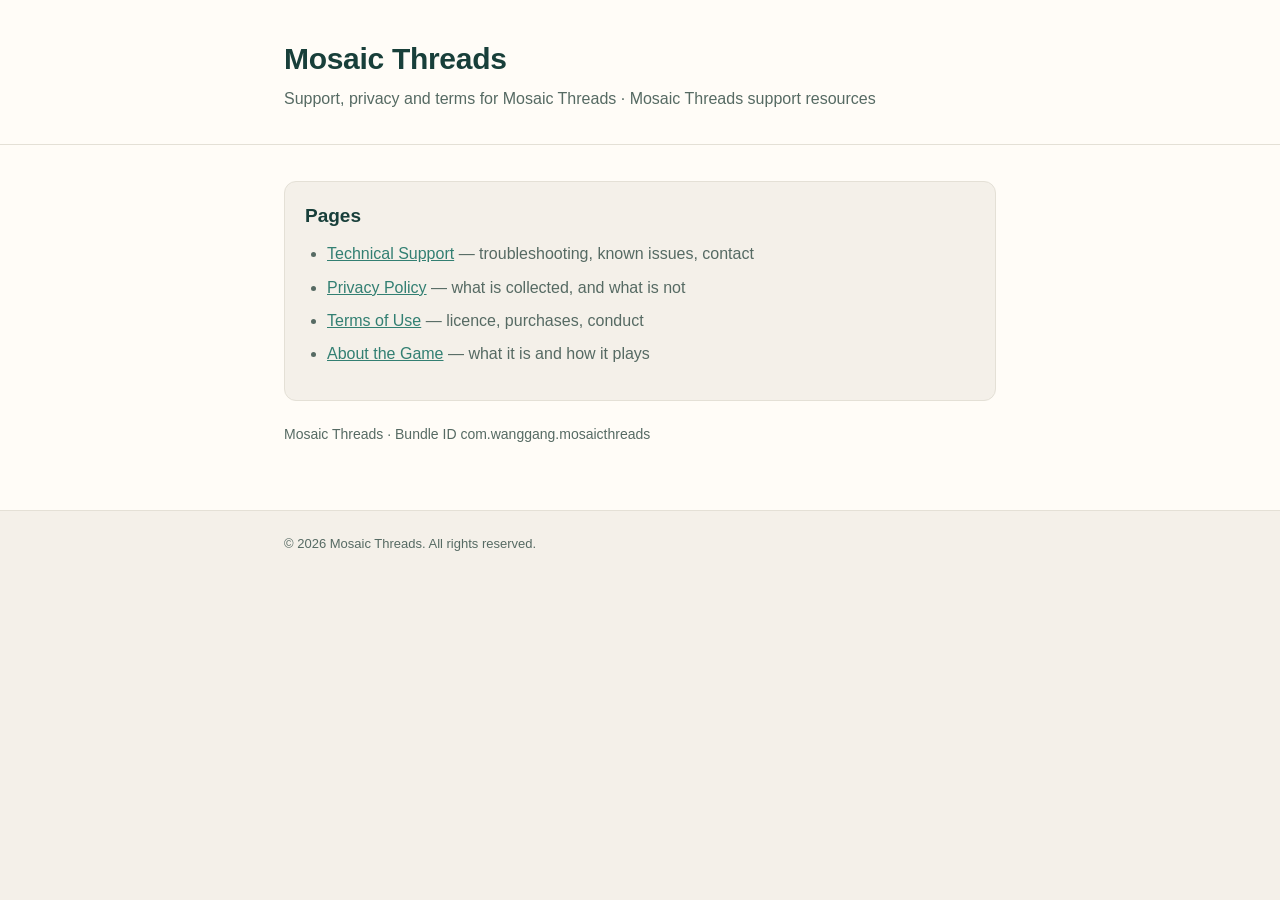
<file: index.html>
<!DOCTYPE html><html lang="en"><head><meta charset="utf-8">
<meta name="viewport" content="width=device-width,initial-scale=1">
<title>Mosaic Threads — Resources</title><link rel="stylesheet" href="_style.css"></head>
<body><header><div class="wrap">
<h1>Mosaic Threads</h1>
<p class="lede">Support, privacy and terms for Mosaic Threads · Mosaic Threads support resources</p>
</div></header>
<main><div class="wrap">
<div class="card">
<h2 style="margin-top:0">Pages</h2>
<ul>
<li><a href="support.html">Technical Support</a> — troubleshooting, known issues, contact</li>
<li><a href="privacy.html">Privacy Policy</a> — what is collected, and what is not</li>
<li><a href="terms.html">Terms of Use</a> — licence, purchases, conduct</li>
<li><a href="marketing.html">About the Game</a> — what it is and how it plays</li>
</ul>
</div>
<p class="meta">Mosaic Threads · Bundle ID com.wanggang.mosaicthreads</p>
</div></main>
<footer><div class="wrap">© 2026 Mosaic Threads. All rights reserved.</div></footer>
</body></html>
</file>
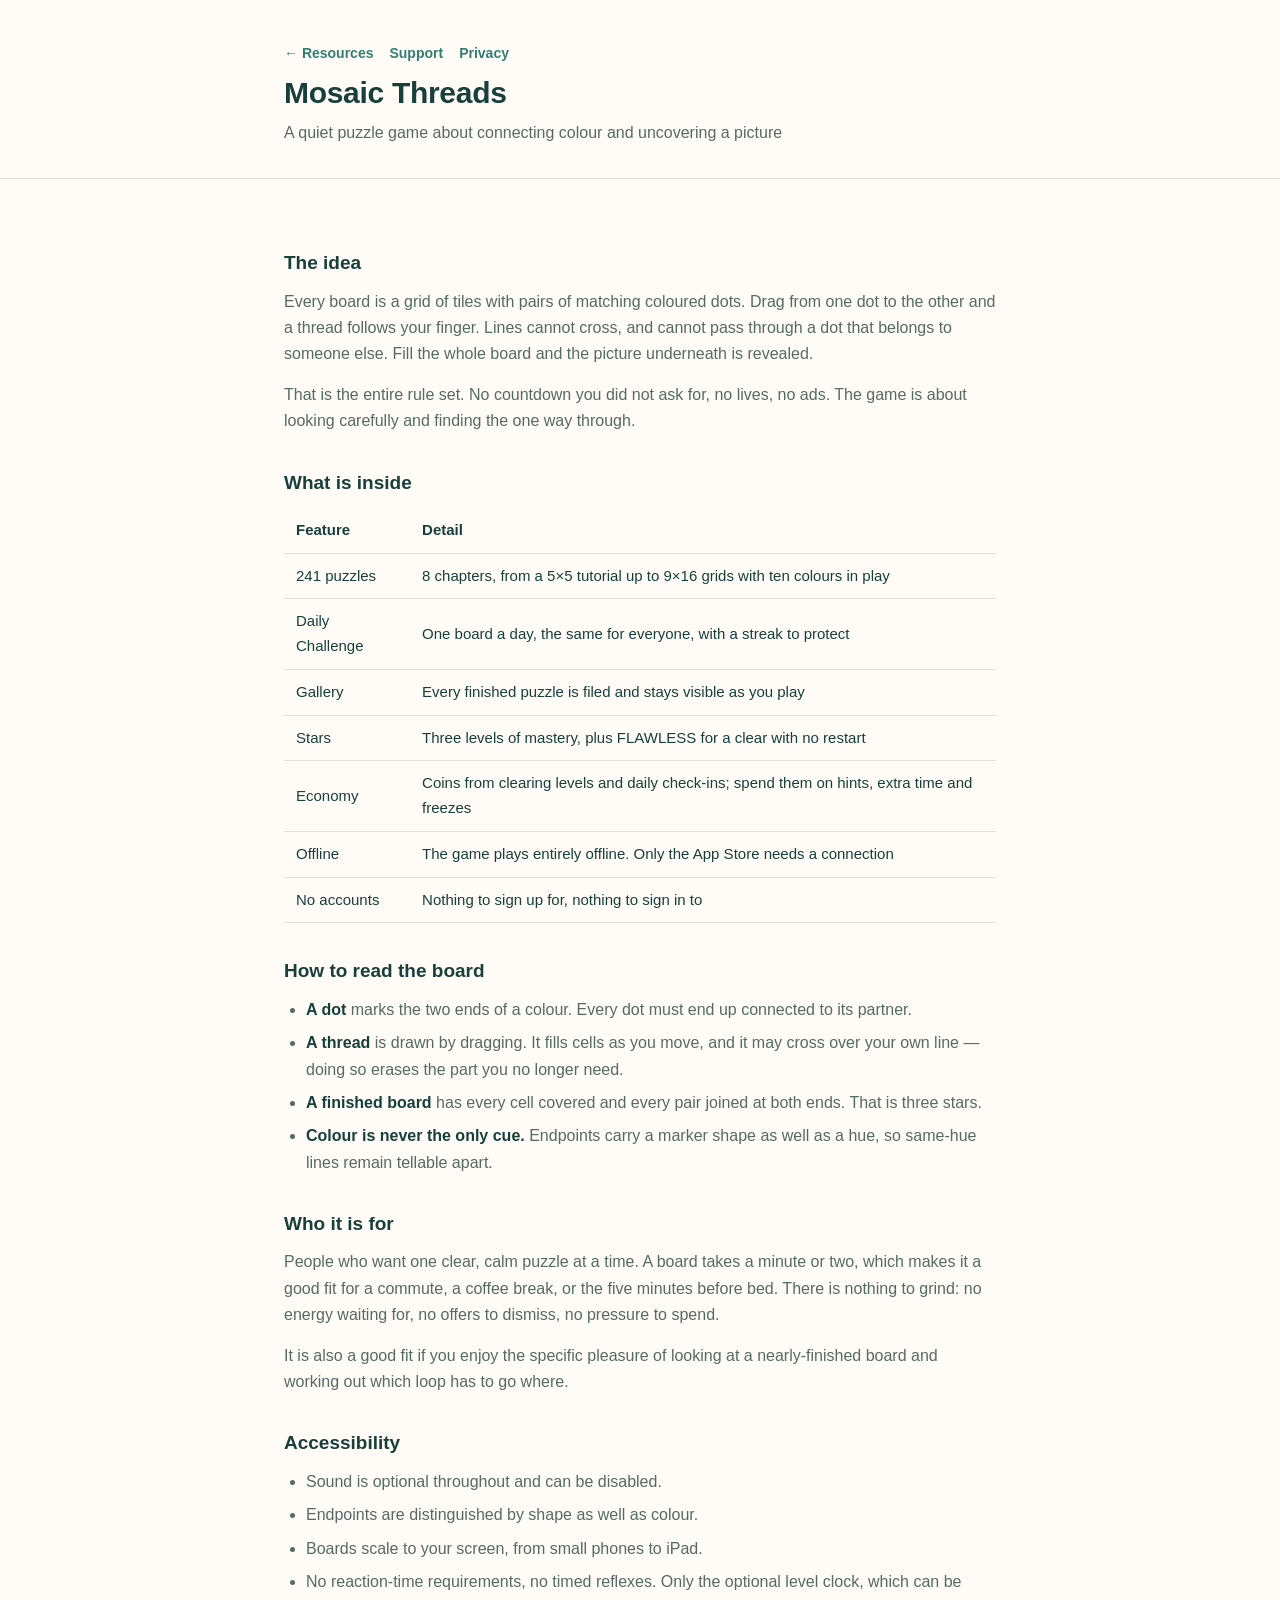
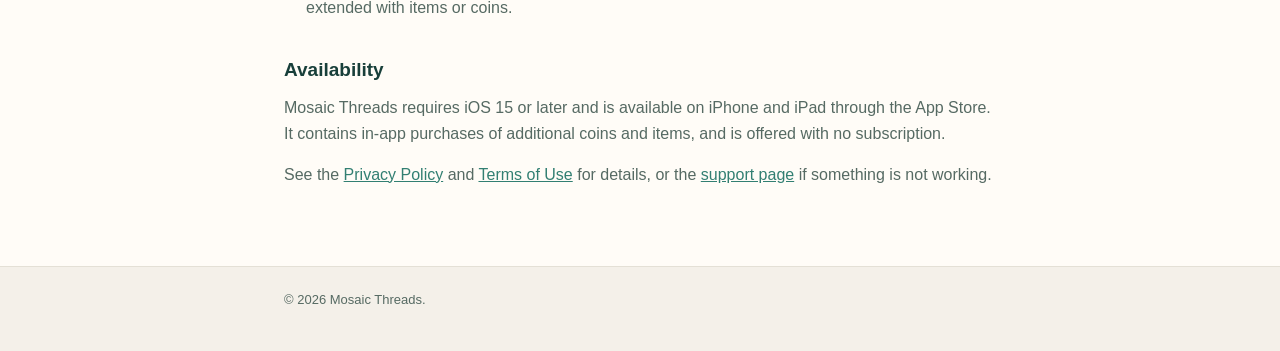
<file: marketing.html>
<!DOCTYPE html><html lang="en"><head><meta charset="utf-8">
<meta name="viewport" content="width=device-width,initial-scale=1">
<title>Mosaic Threads — Draw Lines, Fill the Picture</title><link rel="stylesheet" href="_style.css"></head>
<body><header><div class="wrap"><nav>
<a href="index.html">← Resources</a><a href="support.html">Support</a><a href="privacy.html">Privacy</a>
</nav><h1>Mosaic Threads</h1>
<p class="lede">A quiet puzzle game about connecting colour and uncovering a picture</p></div></header>
<main><div class="wrap">

<h2>The idea</h2>
<p>Every board is a grid of tiles with pairs of matching coloured dots. Drag from one dot to the other and a thread follows your finger. Lines cannot cross, and cannot pass through a dot that belongs to someone else. Fill the whole board and the picture underneath is revealed.</p>
<p>That is the entire rule set. No countdown you did not ask for, no lives, no ads. The game is about looking carefully and finding the one way through.</p>

<h2>What is inside</h2>
<table>
<tr><th>Feature</th><th>Detail</th></tr>
<tr><td>241 puzzles</td><td>8 chapters, from a 5×5 tutorial up to 9×16 grids with ten colours in play</td></tr>
<tr><td>Daily Challenge</td><td>One board a day, the same for everyone, with a streak to protect</td></tr>
<tr><td>Gallery</td><td>Every finished puzzle is filed and stays visible as you play</td></tr>
<tr><td>Stars</td><td>Three levels of mastery, plus FLAWLESS for a clear with no restart</td></tr>
<tr><td>Economy</td><td>Coins from clearing levels and daily check-ins; spend them on hints, extra time and freezes</td></tr>
<tr><td>Offline</td><td>The game plays entirely offline. Only the App Store needs a connection</td></tr>
<tr><td>No accounts</td><td>Nothing to sign up for, nothing to sign in to</td></tr>
</table>

<h2>How to read the board</h2>
<ul>
<li><strong>A dot</strong> marks the two ends of a colour. Every dot must end up connected to its partner.</li>
<li><strong>A thread</strong> is drawn by dragging. It fills cells as you move, and it may cross over your own line — doing so erases the part you no longer need.</li>
<li><strong>A finished board</strong> has every cell covered and every pair joined at both ends. That is three stars.</li>
<li><strong>Colour is never the only cue.</strong> Endpoints carry a marker shape as well as a hue, so same-hue lines remain tellable apart.</li>
</ul>

<h2>Who it is for</h2>
<p>People who want one clear, calm puzzle at a time. A board takes a minute or two, which makes it a good fit for a commute, a coffee break, or the five minutes before bed. There is nothing to grind: no energy waiting for, no offers to dismiss, no pressure to spend.</p>
<p>It is also a good fit if you enjoy the specific pleasure of looking at a nearly-finished board and working out which loop has to go where.</p>

<h2>Accessibility</h2>
<ul>
<li>Sound is optional throughout and can be disabled.</li>
<li>Endpoints are distinguished by shape as well as colour.</li>
<li>Boards scale to your screen, from small phones to iPad.</li>
<li>No reaction-time requirements, no timed reflexes. Only the optional level clock, which can be extended with items or coins.</li>
</ul>

<h2>Availability</h2>
<p>Mosaic Threads requires iOS 15 or later and is available on iPhone and iPad through the App Store. It contains in-app purchases of additional coins and items, and is offered with no subscription.</p>

<p>See the <a href="privacy.html">Privacy Policy</a> and <a href="terms.html">Terms of Use</a> for details, or the
<a href="support.html">support page</a> if something is not working.</p>

</div></main>
<footer><div class="wrap">© 2026 Mosaic Threads.</div></footer></body></html>
</file>
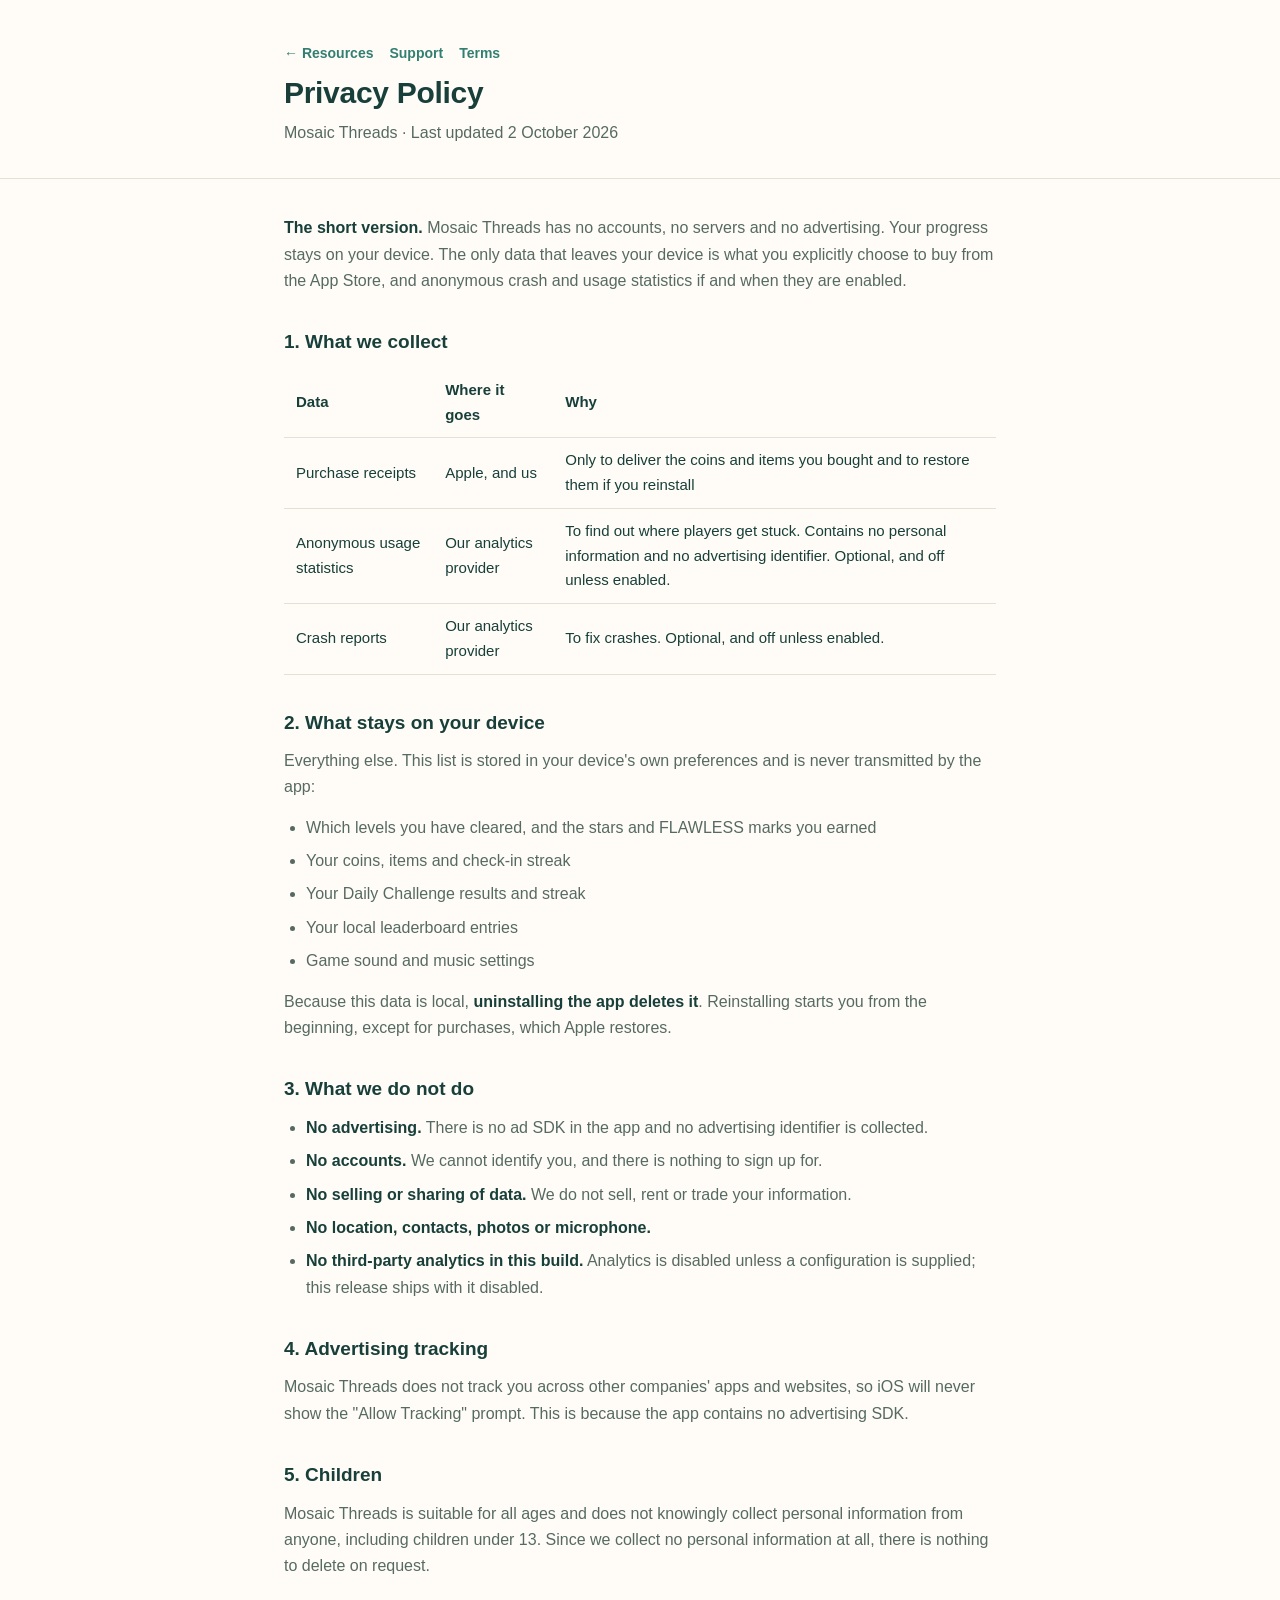
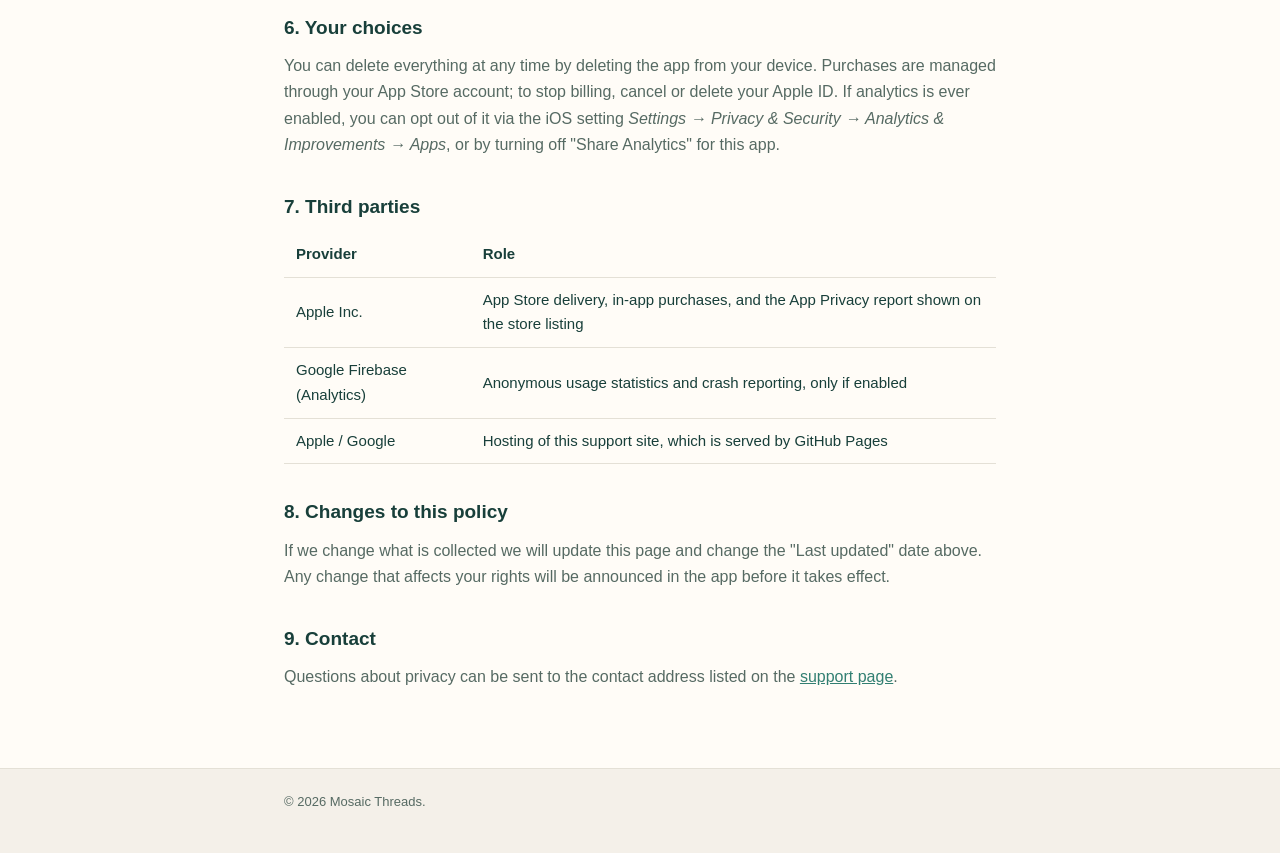
<file: privacy.html>
<!DOCTYPE html><html lang="en"><head><meta charset="utf-8">
<meta name="viewport" content="width=device-width,initial-scale=1">
<title>Privacy Policy — Mosaic Threads</title><link rel="stylesheet" href="_style.css"></head>
<body><header><div class="wrap"><nav>
<a href="index.html">← Resources</a><a href="support.html">Support</a><a href="terms.html">Terms</a>
</nav><h1>Privacy Policy</h1>
<p class="lede">Mosaic Threads · Last updated 2 October 2026</p></div></header>
<main><div class="wrap">

<p><strong>The short version.</strong> Mosaic Threads has no accounts, no servers and no advertising. Your progress stays on your device. The only data that leaves your device is what you explicitly choose to buy from the App Store, and anonymous crash and usage statistics if and when they are enabled.</p>

<h2>1. What we collect</h2>
<table>
<tr><th>Data</th><th>Where it goes</th><th>Why</th></tr>
<tr><td>Purchase receipts</td><td>Apple, and us</td><td>Only to deliver the coins and items you bought and to restore them if you reinstall</td></tr>
<tr><td>Anonymous usage statistics</td><td>Our analytics provider</td><td>To find out where players get stuck. Contains no personal information and no advertising identifier. Optional, and off unless enabled.</td></tr>
<tr><td>Crash reports</td><td>Our analytics provider</td><td>To fix crashes. Optional, and off unless enabled.</td></tr>
</table>

<h2>2. What stays on your device</h2>
<p>Everything else. This list is stored in your device's own preferences and is never transmitted by the app:</p>
<ul>
<li>Which levels you have cleared, and the stars and FLAWLESS marks you earned</li>
<li>Your coins, items and check-in streak</li>
<li>Your Daily Challenge results and streak</li>
<li>Your local leaderboard entries</li>
<li>Game sound and music settings</li>
</ul>
<p>Because this data is local, <strong>uninstalling the app deletes it</strong>. Reinstalling starts you from the beginning, except for purchases, which Apple restores.</p>

<h2>3. What we do not do</h2>
<ul>
<li><strong>No advertising.</strong> There is no ad SDK in the app and no advertising identifier is collected.</li>
<li><strong>No accounts.</strong> We cannot identify you, and there is nothing to sign up for.</li>
<li><strong>No selling or sharing of data.</strong> We do not sell, rent or trade your information.</li>
<li><strong>No location, contacts, photos or microphone.</strong></li>
<li><strong>No third-party analytics in this build.</strong> Analytics is disabled unless a configuration is supplied; this release ships with it disabled.</li>
</ul>

<h2>4. Advertising tracking</h2>
<p>Mosaic Threads does not track you across other companies' apps and websites, so iOS will never show the "Allow Tracking" prompt. This is because the app contains no advertising SDK.</p>

<h2>5. Children</h2>
<p>Mosaic Threads is suitable for all ages and does not knowingly collect personal information from anyone, including children under 13. Since we collect no personal information at all, there is nothing to delete on request.</p>

<h2>6. Your choices</h2>
<p>You can delete everything at any time by deleting the app from your device. Purchases are managed through your App Store account; to stop billing, cancel or delete your Apple ID. If analytics is ever enabled, you can opt out of it via the iOS setting <em>Settings → Privacy &amp; Security → Analytics &amp; Improvements → Apps</em>, or by turning off "Share Analytics" for this app.</p>

<h2>7. Third parties</h2>
<table>
<tr><th>Provider</th><th>Role</th></tr>
<tr><td>Apple Inc.</td><td>App Store delivery, in-app purchases, and the App Privacy report shown on the store listing</td></tr>
<tr><td>Google Firebase (Analytics)</td><td>Anonymous usage statistics and crash reporting, only if enabled</td></tr>
<tr><td>Apple / Google</td><td>Hosting of this support site, which is served by GitHub Pages</td></tr>
</table>

<h2>8. Changes to this policy</h2>
<p>If we change what is collected we will update this page and change the "Last updated" date above. Any change that affects your rights will be announced in the app before it takes effect.</p>

<h2>9. Contact</h2>
<p>Questions about privacy can be sent to the contact address listed on the <a href="support.html">support page</a>.</p>

</div></main>
<footer><div class="wrap">© 2026 Mosaic Threads.</div></footer></body></html>
</file>
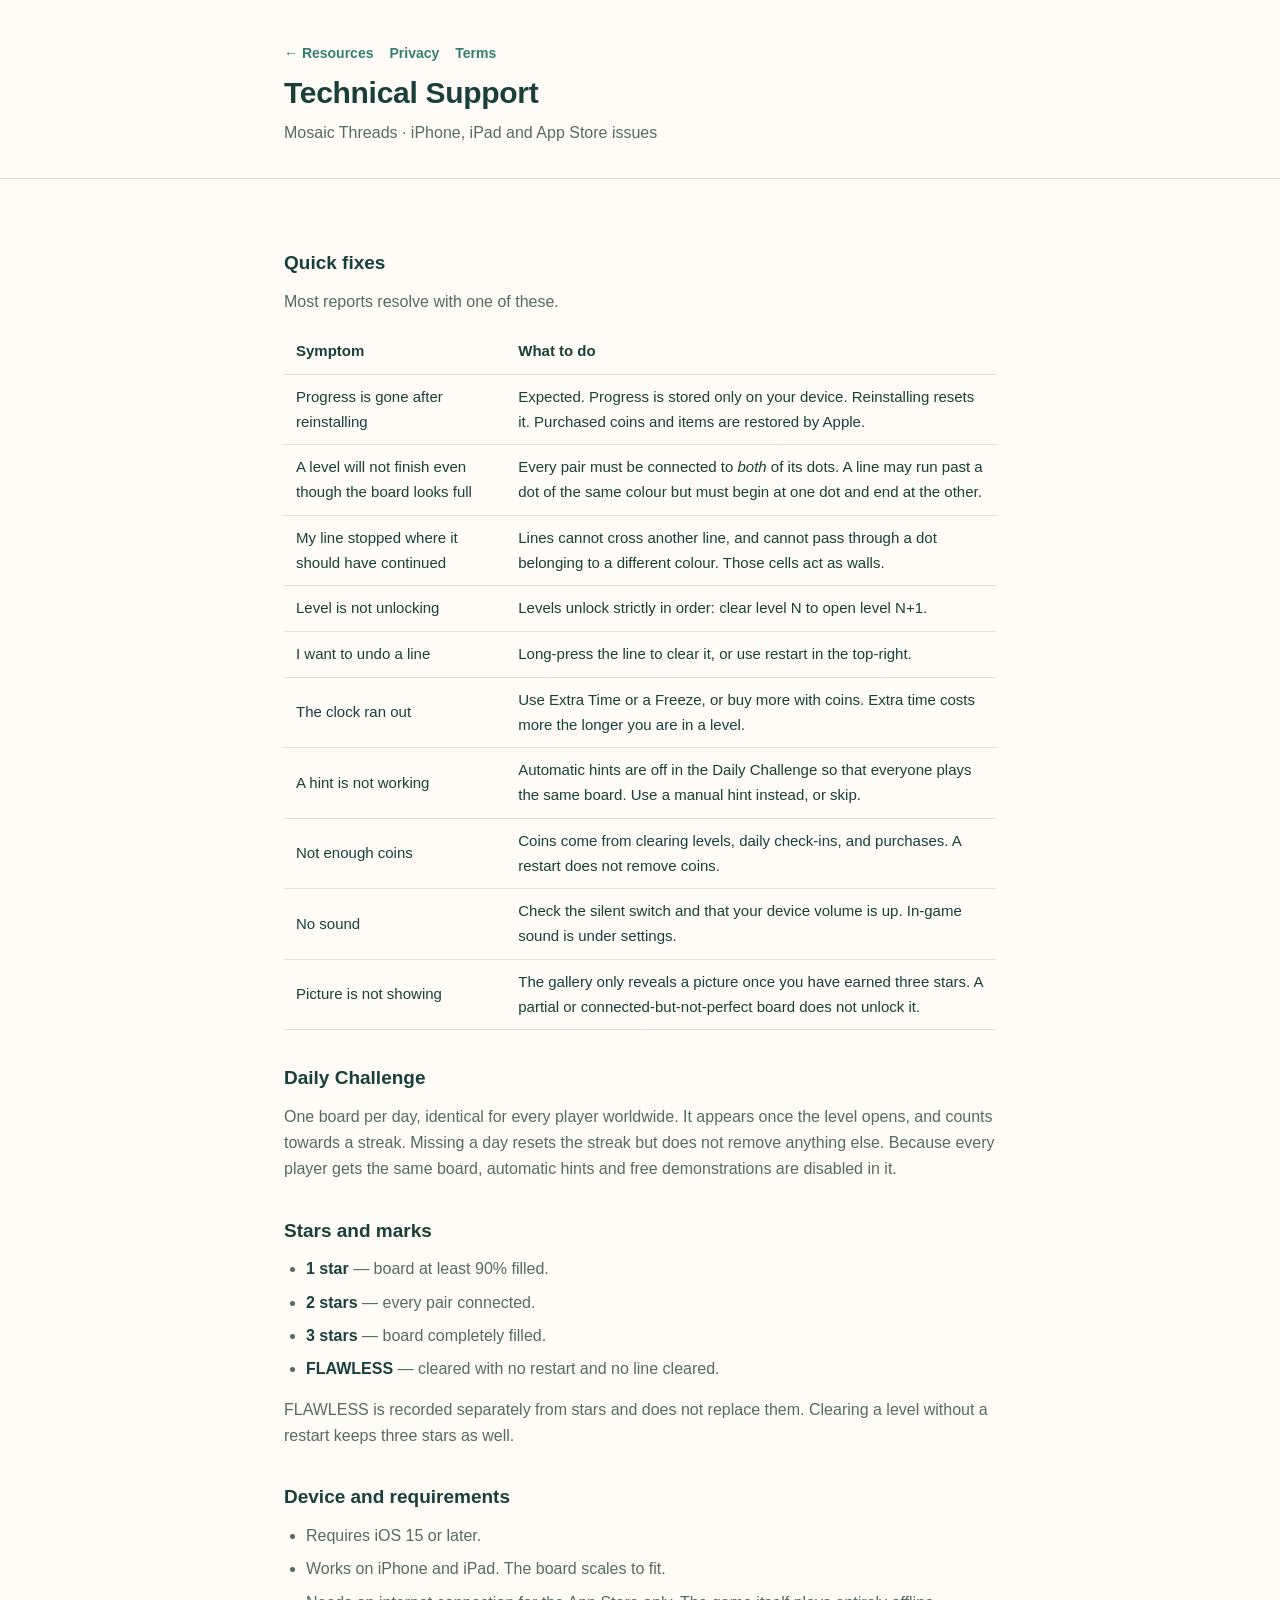
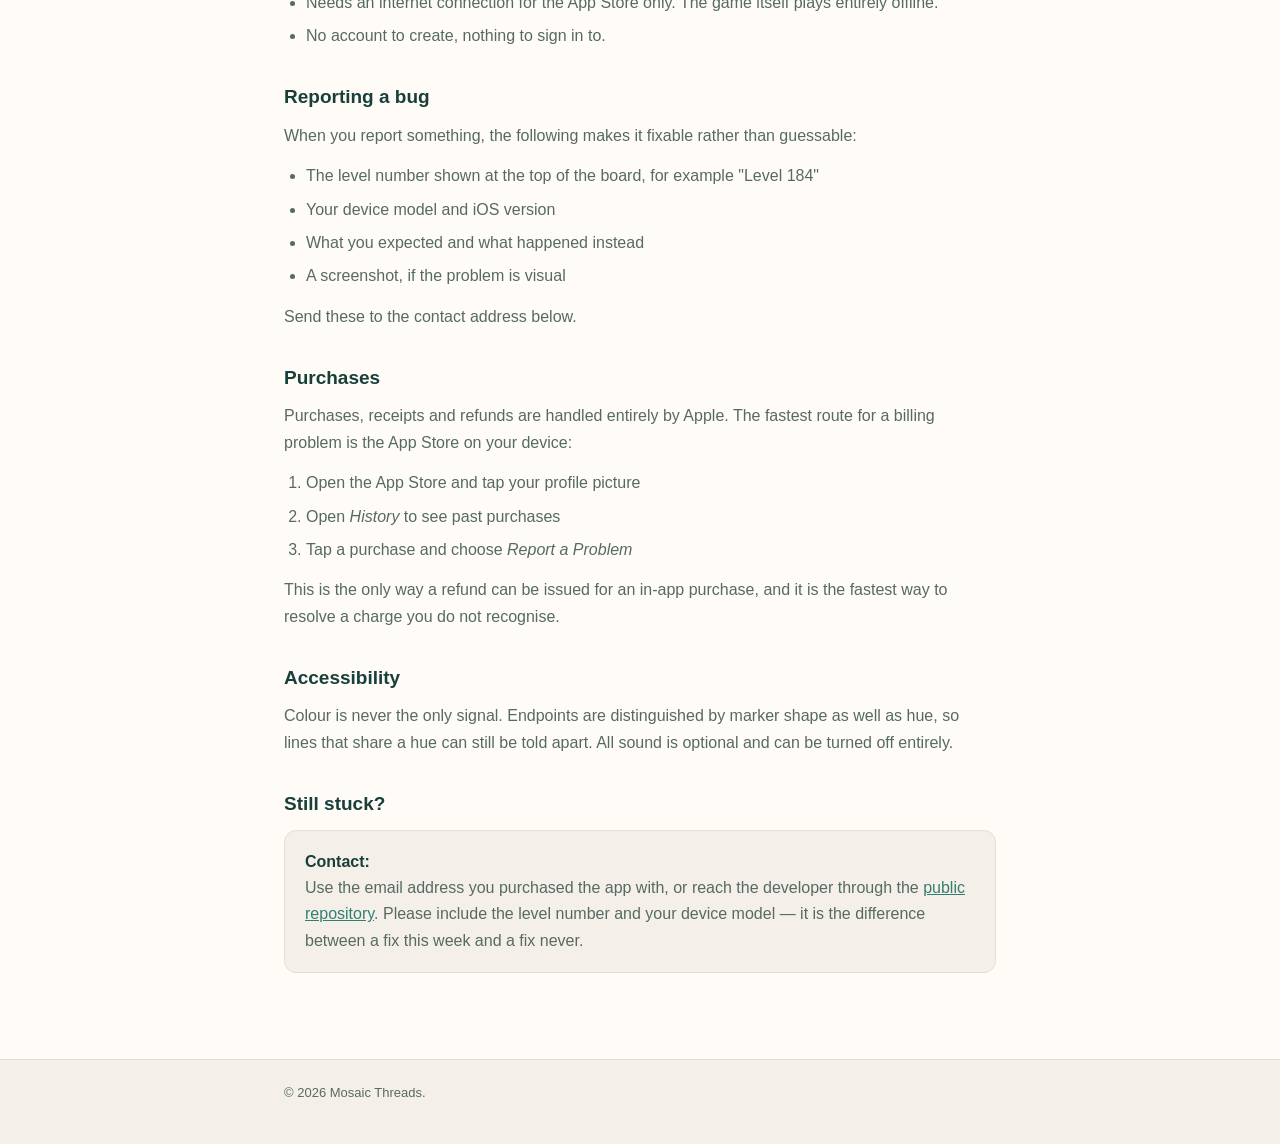
<file: support.html>
<!DOCTYPE html><html lang="en"><head><meta charset="utf-8">
<meta name="viewport" content="width=device-width,initial-scale=1">
<title>Technical Support — Mosaic Threads</title><link rel="stylesheet" href="_style.css"></head>
<body><header><div class="wrap"><nav>
<a href="index.html">← Resources</a><a href="privacy.html">Privacy</a><a href="terms.html">Terms</a>
</nav><h1>Technical Support</h1>
<p class="lede">Mosaic Threads · iPhone, iPad and App Store issues</p></div></header>
<main><div class="wrap">

<h2>Quick fixes</h2>
<p>Most reports resolve with one of these.</p>
<table>
<tr><th>Symptom</th><th>What to do</th></tr>
<tr><td>Progress is gone after reinstalling</td><td>Expected. Progress is stored only on your device. Reinstalling resets it. Purchased coins and items are restored by Apple.</td></tr>
<tr><td>A level will not finish even though the board looks full</td><td>Every pair must be connected to <em>both</em> of its dots. A line may run past a dot of the same colour but must begin at one dot and end at the other.</td></tr>
<tr><td>My line stopped where it should have continued</td><td>Lines cannot cross another line, and cannot pass through a dot belonging to a different colour. Those cells act as walls.</td></tr>
<tr><td>Level is not unlocking</td><td>Levels unlock strictly in order: clear level N to open level N+1.</td></tr>
<tr><td>I want to undo a line</td><td>Long-press the line to clear it, or use restart in the top-right.</td></tr>
<tr><td>The clock ran out</td><td>Use Extra Time or a Freeze, or buy more with coins. Extra time costs more the longer you are in a level.</td></tr>
<tr><td>A hint is not working</td><td>Automatic hints are off in the Daily Challenge so that everyone plays the same board. Use a manual hint instead, or skip.</td></tr>
<tr><td>Not enough coins</td><td>Coins come from clearing levels, daily check-ins, and purchases. A restart does not remove coins.</td></tr>
<tr><td>No sound</td><td>Check the silent switch and that your device volume is up. In-game sound is under settings.</td></tr>
<tr><td>Picture is not showing</td><td>The gallery only reveals a picture once you have earned three stars. A partial or connected-but-not-perfect board does not unlock it.</td></tr>
</table>

<h2>Daily Challenge</h2>
<p>One board per day, identical for every player worldwide. It appears once the level opens, and counts towards a streak. Missing a day resets the streak but does not remove anything else. Because every player gets the same board, automatic hints and free demonstrations are disabled in it.</p>

<h2>Stars and marks</h2>
<ul>
<li><strong>1 star</strong> — board at least 90% filled.</li>
<li><strong>2 stars</strong> — every pair connected.</li>
<li><strong>3 stars</strong> — board completely filled.</li>
<li><strong>FLAWLESS</strong> — cleared with no restart and no line cleared.</li>
</ul>
<p>FLAWLESS is recorded separately from stars and does not replace them. Clearing a level without a restart keeps three stars as well.</p>

<h2>Device and requirements</h2>
<ul>
<li>Requires iOS 15 or later.</li>
<li>Works on iPhone and iPad. The board scales to fit.</li>
<li>Needs an internet connection for the App Store only. The game itself plays entirely offline.</li>
<li>No account to create, nothing to sign in to.</li>
</ul>

<h2>Reporting a bug</h2>
<p>When you report something, the following makes it fixable rather than guessable:</p>
<ul>
<li>The level number shown at the top of the board, for example "Level 184"</li>
<li>Your device model and iOS version</li>
<li>What you expected and what happened instead</li>
<li>A screenshot, if the problem is visual</li>
</ul>
<p>Send these to the contact address below.</p>

<h2>Purchases</h2>
<p>Purchases, receipts and refunds are handled entirely by Apple. The fastest route for a billing problem is the App Store on your device:</p>
<ol>
<li>Open the App Store and tap your profile picture</li>
<li>Open <em>History</em> to see past purchases</li>
<li>Tap a purchase and choose <em>Report a Problem</em></li>
</ol>
<p>This is the only way a refund can be issued for an in-app purchase, and it is the fastest way to resolve a charge you do not recognise.</p>

<h2>Accessibility</h2>
<p>Colour is never the only signal. Endpoints are distinguished by marker shape as well as hue, so lines that share a hue can still be told apart. All sound is optional and can be turned off entirely.</p>

<h2>Still stuck?</h2>
<div class="card">
<p style="margin:0"><strong>Contact:</strong><br>
Use the email address you purchased the app with, or reach the developer through the
<a href="https://github.com/wanggit/PixelCourier">public repository</a>. Please include the level number
and your device model — it is the difference between a fix this week and a fix never.</p>
</div>

</div></main>
<footer><div class="wrap">© 2026 Mosaic Threads.</div></footer></body></html>
</file>
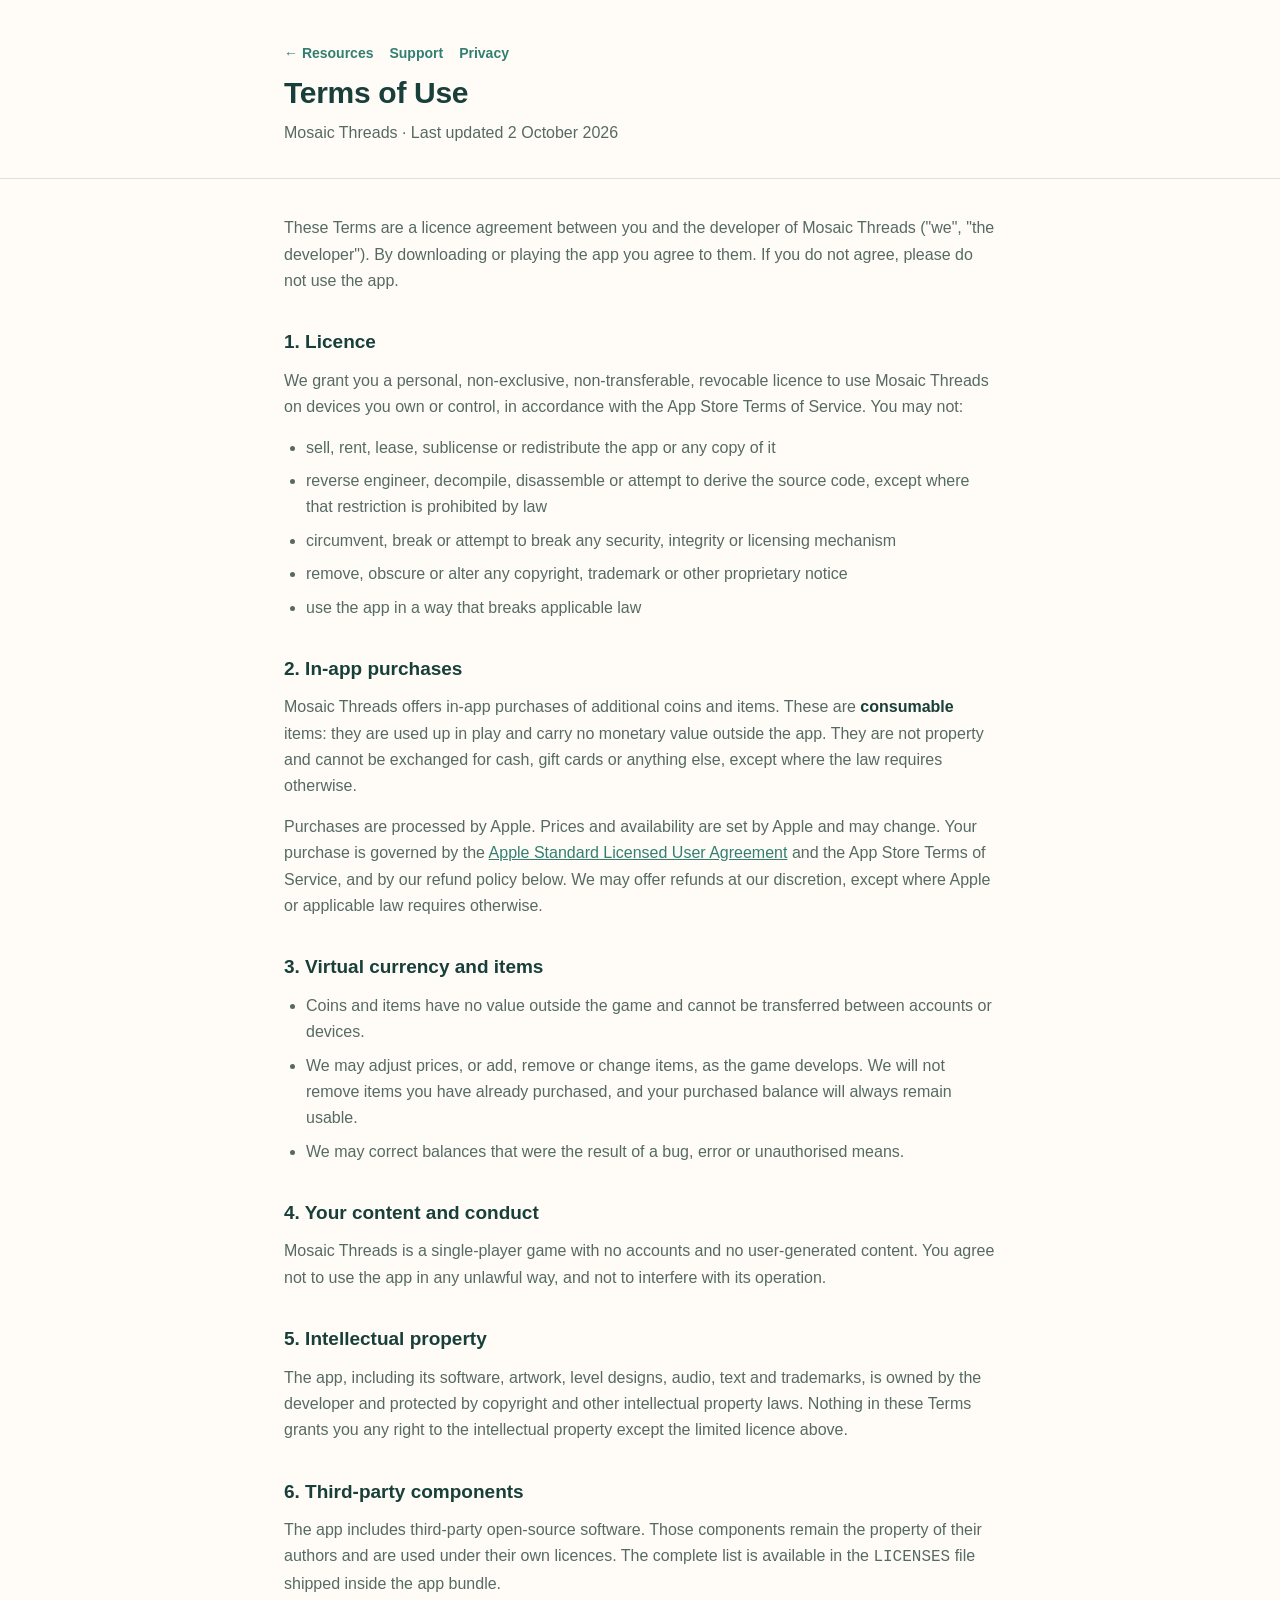
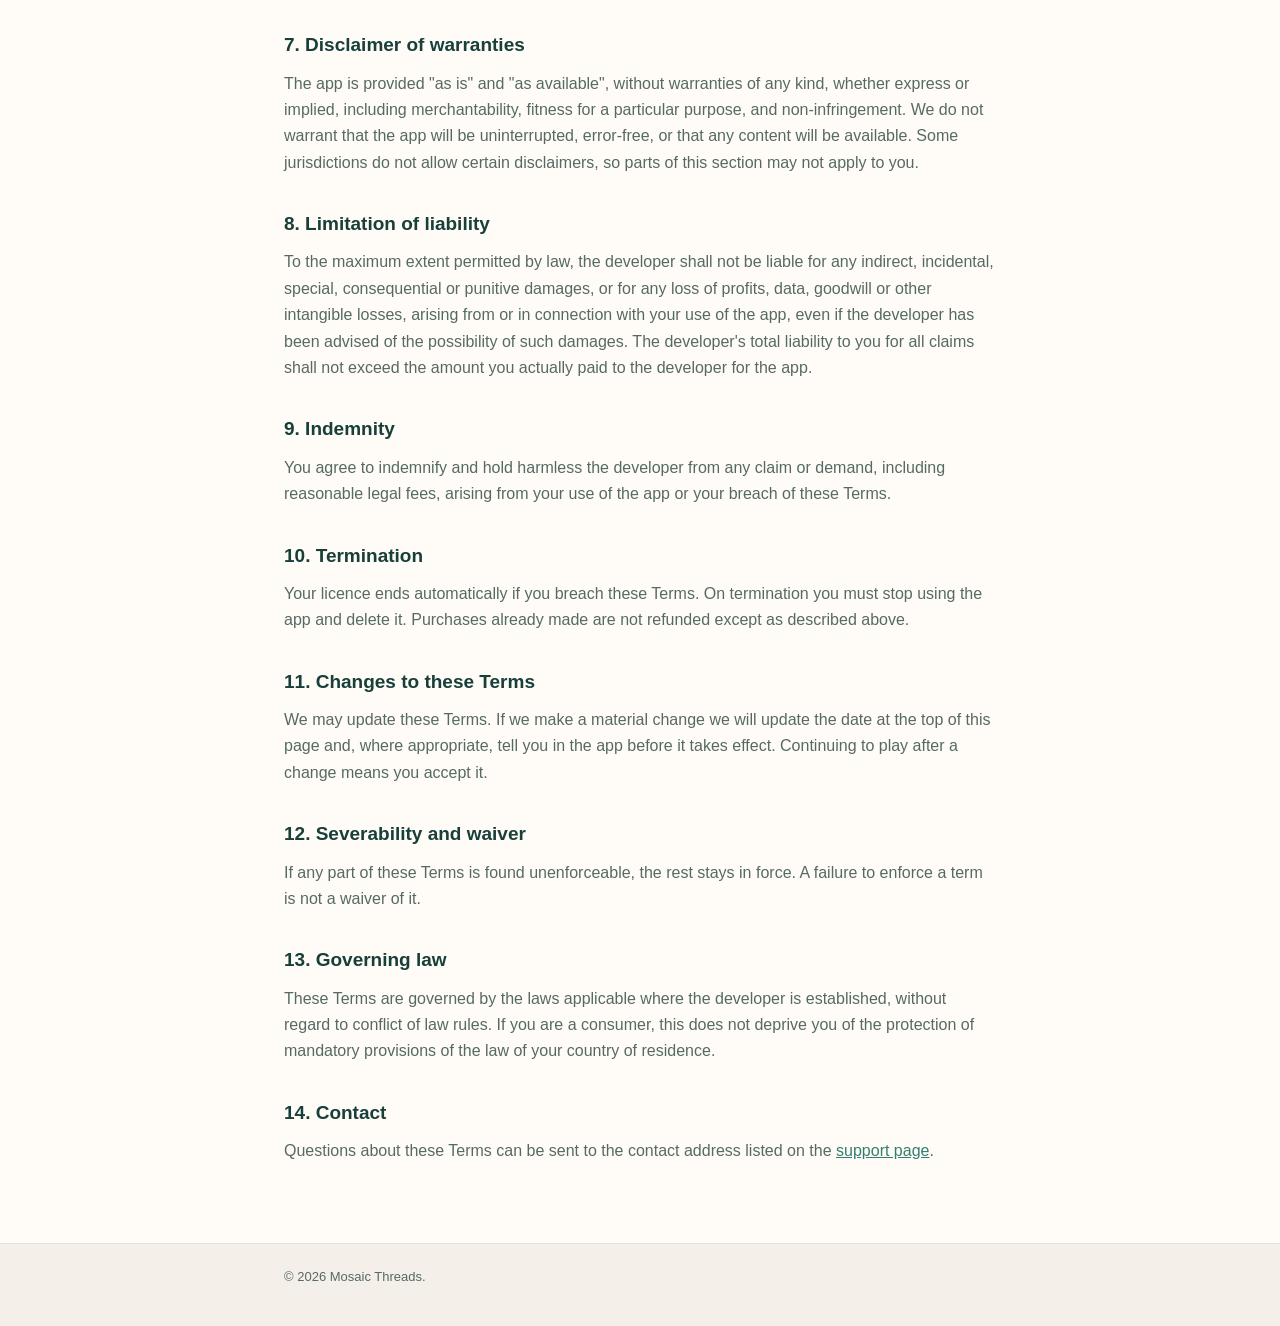
<file: terms.html>
<!DOCTYPE html><html lang="en"><head><meta charset="utf-8">
<meta name="viewport" content="width=device-width,initial-scale=1">
<title>Terms of Use — Mosaic Threads</title><link rel="stylesheet" href="_style.css"></head>
<body><header><div class="wrap"><nav>
<a href="index.html">← Resources</a><a href="support.html">Support</a><a href="privacy.html">Privacy</a>
</nav><h1>Terms of Use</h1>
<p class="lede">Mosaic Threads · Last updated 2 October 2026</p></div></header>
<main><div class="wrap">

<p>These Terms are a licence agreement between you and the developer of Mosaic Threads ("we", "the developer"). By downloading or playing the app you agree to them. If you do not agree, please do not use the app.</p>

<h2>1. Licence</h2>
<p>We grant you a personal, non-exclusive, non-transferable, revocable licence to use Mosaic Threads on devices you own or control, in accordance with the App Store Terms of Service. You may not:</p>
<ul>
<li>sell, rent, lease, sublicense or redistribute the app or any copy of it</li>
<li>reverse engineer, decompile, disassemble or attempt to derive the source code, except where that restriction is prohibited by law</li>
<li>circumvent, break or attempt to break any security, integrity or licensing mechanism</li>
<li>remove, obscure or alter any copyright, trademark or other proprietary notice</li>
<li>use the app in a way that breaks applicable law</li>
</ul>

<h2>2. In-app purchases</h2>
<p>Mosaic Threads offers in-app purchases of additional coins and items. These are <strong>consumable</strong> items: they are used up in play and carry no monetary value outside the app. They are not property and cannot be exchanged for cash, gift cards or anything else, except where the law requires otherwise.</p>
<p>Purchases are processed by Apple. Prices and availability are set by Apple and may change. Your purchase is governed by the <a href="https://www.apple.com/legal/internet-services/itunes/dev/stdeula/">Apple Standard Licensed User Agreement</a> and the App Store Terms of Service, and by our refund policy below. We may offer refunds at our discretion, except where Apple or applicable law requires otherwise.</p>

<h2>3. Virtual currency and items</h2>
<ul>
<li>Coins and items have no value outside the game and cannot be transferred between accounts or devices.</li>
<li>We may adjust prices, or add, remove or change items, as the game develops. We will not remove items you have already purchased, and your purchased balance will always remain usable.</li>
<li>We may correct balances that were the result of a bug, error or unauthorised means.</li>
</ul>

<h2>4. Your content and conduct</h2>
<p>Mosaic Threads is a single-player game with no accounts and no user-generated content. You agree not to use the app in any unlawful way, and not to interfere with its operation.</p>

<h2>5. Intellectual property</h2>
<p>The app, including its software, artwork, level designs, audio, text and trademarks, is owned by the developer and protected by copyright and other intellectual property laws. Nothing in these Terms grants you any right to the intellectual property except the limited licence above.</p>

<h2>6. Third-party components</h2>
<p>The app includes third-party open-source software. Those components remain the property of their authors and are used under their own licences. The complete list is available in the <code>LICENSES</code> file shipped inside the app bundle.</p>

<h2>7. Disclaimer of warranties</h2>
<p>The app is provided "as is" and "as available", without warranties of any kind, whether express or implied, including merchantability, fitness for a particular purpose, and non-infringement. We do not warrant that the app will be uninterrupted, error-free, or that any content will be available. Some jurisdictions do not allow certain disclaimers, so parts of this section may not apply to you.</p>

<h2>8. Limitation of liability</h2>
<p>To the maximum extent permitted by law, the developer shall not be liable for any indirect, incidental, special, consequential or punitive damages, or for any loss of profits, data, goodwill or other intangible losses, arising from or in connection with your use of the app, even if the developer has been advised of the possibility of such damages. The developer's total liability to you for all claims shall not exceed the amount you actually paid to the developer for the app.</p>

<h2>9. Indemnity</h2>
<p>You agree to indemnify and hold harmless the developer from any claim or demand, including reasonable legal fees, arising from your use of the app or your breach of these Terms.</p>

<h2>10. Termination</h2>
<p>Your licence ends automatically if you breach these Terms. On termination you must stop using the app and delete it. Purchases already made are not refunded except as described above.</p>

<h2>11. Changes to these Terms</h2>
<p>We may update these Terms. If we make a material change we will update the date at the top of this page and, where appropriate, tell you in the app before it takes effect. Continuing to play after a change means you accept it.</p>

<h2>12. Severability and waiver</h2>
<p>If any part of these Terms is found unenforceable, the rest stays in force. A failure to enforce a term is not a waiver of it.</p>

<h2>13. Governing law</h2>
<p>These Terms are governed by the laws applicable where the developer is established, without regard to conflict of law rules. If you are a consumer, this does not deprive you of the protection of mandatory provisions of the law of your country of residence.</p>

<h2>14. Contact</h2>
<p>Questions about these Terms can be sent to the contact address listed on the <a href="support.html">support page</a>.</p>

</div></main>
<footer><div class="wrap">© 2026 Mosaic Threads.</div></footer></body></html>
</file>
<file: _style.css>
:root{--ink:#183F3A;--ink2:#566A63;--line:#E4E0D6;--cream:#F4F0E9;--accent:#327F72;--bg:#FFFCF7}
*{box-sizing:border-box}
body{margin:0;background:var(--cream);color:var(--ink);
  font:16px/1.65 -apple-system,BlinkMacSystemFont,"Segoe UI",Roboto,Helvetica,Arial,sans-serif;
  -webkit-font-smoothing:antialiased}
.wrap{max-width:760px;margin:0 auto;padding:0 24px}
header{background:var(--bg);border-bottom:1px solid var(--line);padding:40px 0 32px}
h1{font-size:30px;line-height:1.25;margin:0 0 8px;font-weight:900;letter-spacing:-.3px}
.lede{color:var(--ink2);margin:0;font-size:16px}
main{background:var(--bg);padding:36px 0 64px}
h2{font-size:19px;margin:32px 0 10px;font-weight:800}
h3{font-size:16px;margin:22px 0 8px;font-weight:800}
p,li{color:var(--ink2)}
p{margin:0 0 14px}
ul,ol{margin:0 0 14px;padding-left:22px}
li{margin-bottom:7px}
strong{color:var(--ink);font-weight:700}
a{color:var(--accent)}
nav{margin:0 0 8px}
nav a{display:inline-block;margin-right:16px;font-size:14px;font-weight:700;text-decoration:none}
.card{background:var(--cream);border:1px solid var(--line);border-radius:12px;
  padding:18px 20px;margin:0 0 22px}
.meta{color:var(--ink2);font-size:14px;margin:0}
footer{border-top:1px solid var(--line);padding:22px 0 40px;font-size:13px;color:var(--ink2)}
table{width:100%;border-collapse:collapse;margin:0 0 18px;font-size:15px}
th,td{text-align:left;padding:10px 12px;border-bottom:1px solid var(--line)}
th{color:var(--ink);font-weight:700}
@media(prefers-color-scheme:dark){
  :root{--ink:#E8F0EC;--ink2:#A8B8B0;--line:#2A3833;--cream:#131A17;--bg:#18211D;--accent:#6FC0AC}
  header,main{background:var(--bg)}footer{background:var(--cream)}
  .card{background:var(--cream)}a{color:var(--accent)}
}
</file>
